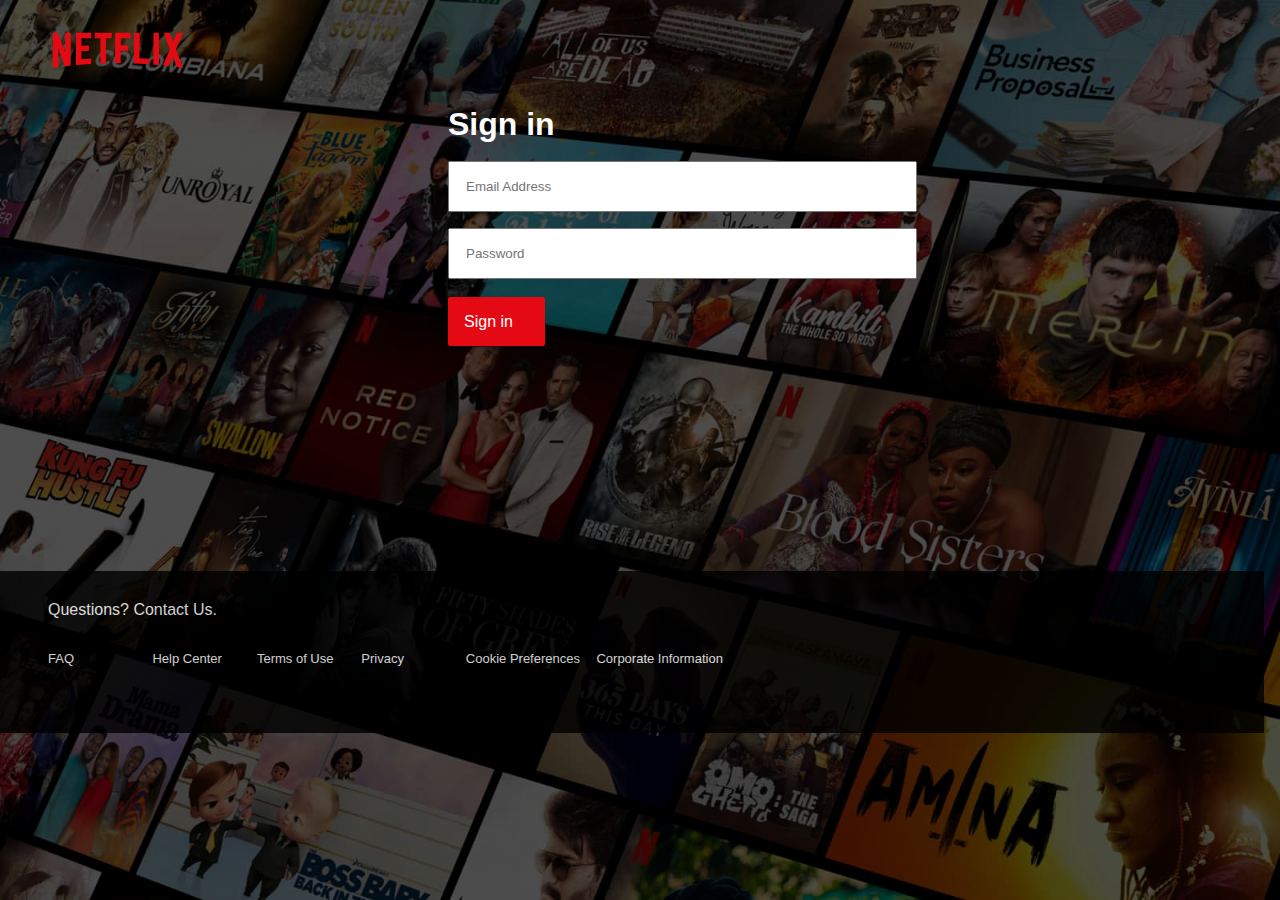
<file: signin.html>
<!DOCTYPE html>
<html lang="en">
<head>
    <meta charset="UTF-8">
    <meta http-equiv="X-UA-Compatible" content="IE=edge">
    <meta name="viewport" content="width=device-width, initial-scale=1.0">
    <title>Sign in</title>
    <link rel="stylesheet" href="signin.css">
</head>
<body>
    <header class="showcase">
        <div class="showcase-top">
            <a href="index.html"><img src="images/netflix1.png" alt="" /></a>
           
        </div>
        <div class="showcase-content-text">
            <h1> Sign in</h1>
            <br>
            <div class="register"><input class="email" type="email" name="Email Address" placeholder="Email Address">
                
                <div class="password"><input class="password" type="password" name="Password" placeholder="Password"></div>
                
                <br>
                <a href="#" class="btn btn-xl"
                > Sign in <i class="fas fa-chevron-right btn-icon"></i
              ></a>
            
                    </div>
                    <div class="site-footer-wrapper centered">
                        <div class="site-footer">
                            <a href=""><p class="footer-top">Questions? Contact Us.</p></a>
                            <ul class="footer-links structural">
                                <li class="footer-link-item"><a class="footer-link" href="">FAQ</a></li>
                                <li class="footer-link-item"><a class="footer-link" href="">Help Center</a></li>
                                <li class="footer-link-item"><a class="footer-link" href="">Terms of Use</a></li>
                                <li class="footer-link-item"><a class="footer-link" href="">Privacy</a></li>
                                <li class="footer-link-item"><a class="footer-link" href="">Cookie Preferences</a></li>
                                <li class="footer-link-item"><a class="footer-link" href="">Corporate Information</a></li>
                            </ul>
                        </div>

    
</body>
</html>
</file>
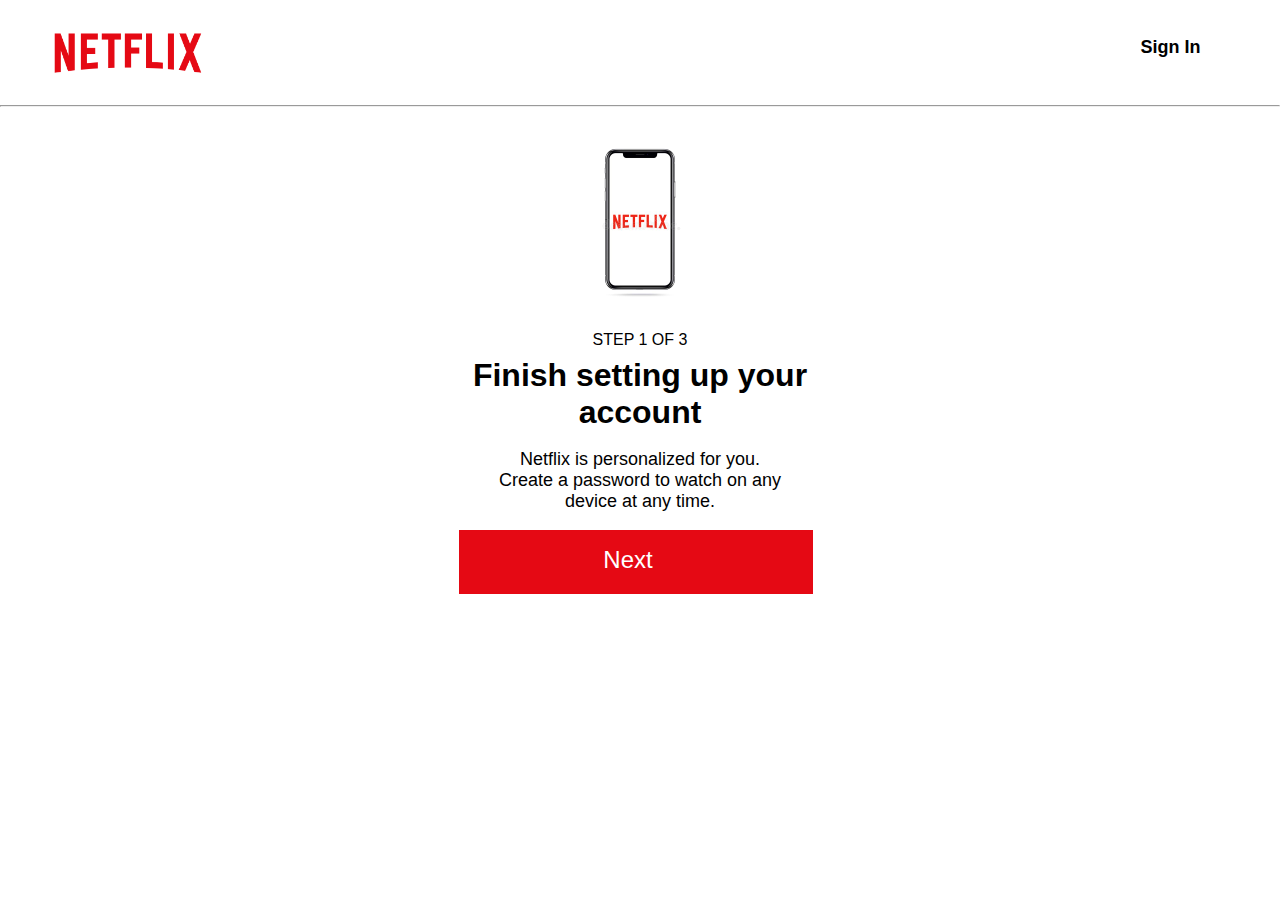
<file: signup.html>
<!DOCTYPE html>
<html lang="en">
  <head>
    <meta charset="UTF-8" />
    <meta http-equiv="X-UA-Compatible" content="IE=edge" />
    <meta name="viewport" content="width=device-width, initial-scale=1.0" />
    <link rel="stylesheet" href="signup.css" />
    <title>sign up</title>
  </head>
  <body>
    <header class="showcase-signup">
        <div class="showcase-top-signup">

         <img src="images/netflix1.png" alt="" />

        
            

            <a href="signin.html" class="btn btn-rounded">Sign In</a>
            <hr class="hr1">
        </div>
        
        <div class="showcase-content-signup">
          <img src="images/task-140411208.jpg" alt="">
          
          <p>STEP 1 OF 3</p>
            <h1>Finish setting up your <br> account</h1>
            <br>
    <h2>Netflix is personalized for you. <br> Create a password to watch on any <br> device at any time.</h2>
    <br>
  
    
    
            <a href="signup2.html" class="btn btn-xl"
    > Next <i class="fas fa-chevron-right btn-icon"></i
  ></a></div> 
      </div>
    </div>
            </div>
  
  </body>
</html>
</file>
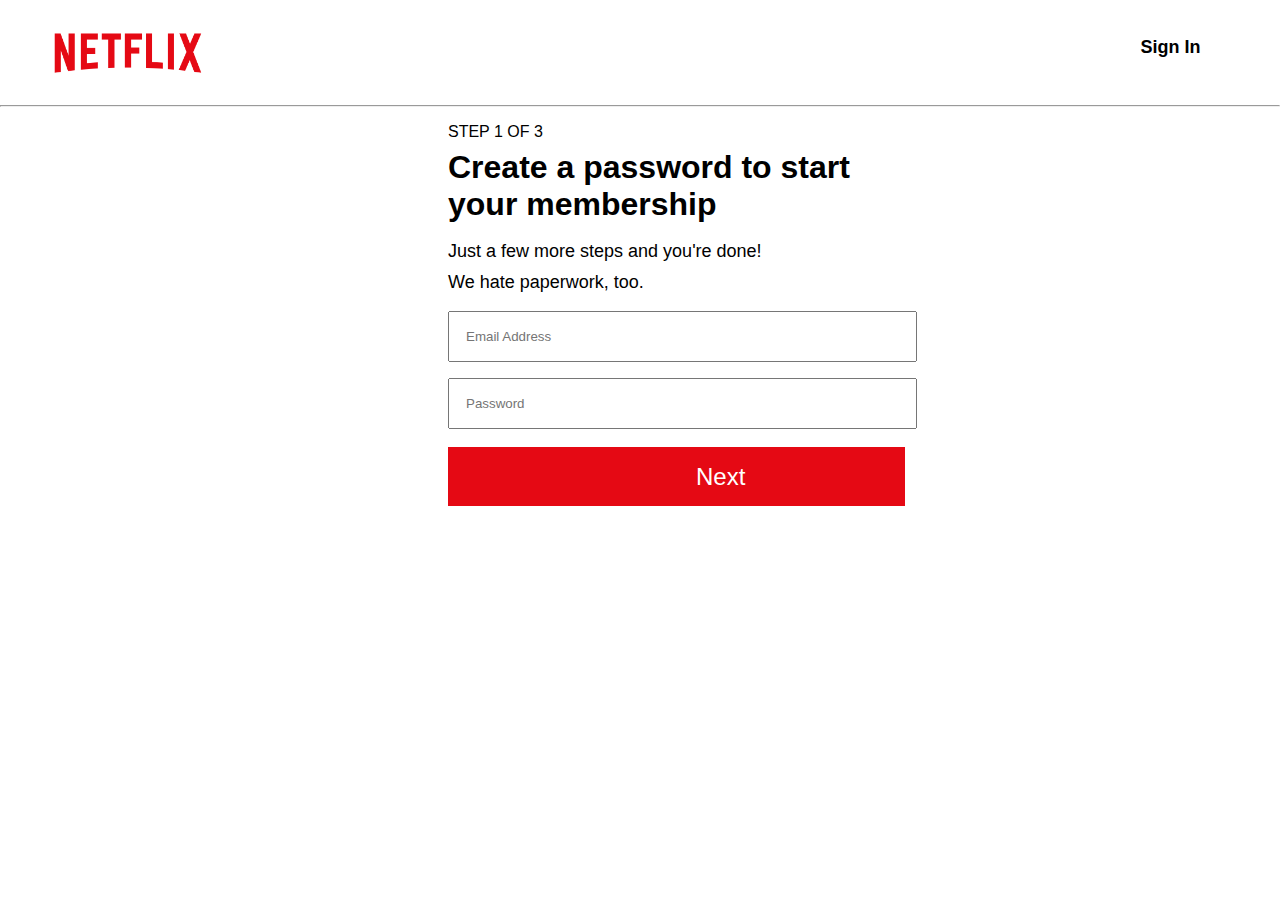
<file: signup2.html>
<!DOCTYPE html>
<html lang="en">
<head>
    <meta charset="UTF-8">
    <meta http-equiv="X-UA-Compatible" content="IE=edge">
    <meta name="viewport" content="width=device-width, initial-scale=1.0">
    <title>Document</title>
    <link rel="stylesheet" href="signup2.css">
</head>
<body>
    <header class="showcase-signup">
        <div class="showcase-top-signup">
         <img src="images/netflix1.png" alt="" />

        
            

            <a href="signin.html" class="btn btn-rounded">Sign In</a>
            <hr class="hr1">
        </div>
        
        <div class="showcase-content-signup">
          
          
         <p>STEP 1 OF 3</p>
            <h1>Create a password to start <br> your membership</h1>
            <br>
    <h2>Just a few more steps and you're done!</h2>
    <h2 class="mini-text">We hate paperwork, too.</h2>
    <br>
    <div class="register"><input class="email" type="email" name="Email Address" placeholder="Email Address">
    <div class="password"><input class="password" type="password" name="Password" placeholder="Password"></div>
    <br>
    
            <a href="signup2.html" class="btn btn-xl"
    > Next <i class="fas fa-chevron-right btn-icon"></i
  ></a></div> 
      </div>
    </div>
            </div>

            
</body>
</html>
</file>
<file: signin.css>
:root {
	--primary-color: #e50914;
	--dark-color: #141414;
	--light-color: #f4f4f4;
}

* {
	box-sizing: border-box;
	margin: 0;
	padding: 0;
}

body {
font-family: Arial, Helvetica, sans-serif;
	-webkit-font-smoothing: antialiased;
	background: #000;
	color: white;
	min-height: 100vh;
	width: 100vw;
	overflow-x: hidden;
}

ul {
	list-style: none;
}

h1,
h2,
h3,
h4 {
	color: #fff;
}

a {
	color: #fff;
	text-decoration: none;
}

p {
	margin: 0.5rem 0;
}

img {
	width: 100%;
}

.showcase {
	width: 100%;
	height: 100vh;
	position: relative;
	background: url('images/NG-en-20220523-popsignuptwoweeks-perspective_alpha_website_medium.jpg') no-repeat center center/cover;
}

.showcase::after {
	content: '';
	position: absolute;
	top: 0;
	left: 0;
	width: 100%;
	height: 100%;
	z-index: 1;
	background: rgba(0, 0, 0, 0.6);
	
}


.showcase-top {
	position: relative;
	z-index: 2;
	height: 90px;
}

.showcase-top img {
	width: 160px;
    position: relative;
	top: 3%;
	left: 3%;
    transform: translate(-50);
z-index: 2;
}

.showcase-content-text{
    position: relative;
    left: 28rem;
    margin-top: 1rem;
    z-index: 2;

	

}

.showcase-content h1{
	font-weight: 700;
	font-size: 3.125rem;
}

.email{
	
	padding:1rem 1rem;
	padding-right: 17rem;
	
}

.password{
	position: relative;
	padding:1rem 1rem;
	padding-right: 17rem;
    right: 0.5rem;
	
}

.site-footer-wrapper{
    min-width: 190px;
    padding-bottom: 20px;
    margin-top: 15rem;
    font-size: 1em;
   position: relative;
    background-color: #000;
    opacity: 0.8;
	right: 29rem;
}

.site-footer{
    color: #757575;
    background-color: #000;
    padding: 30px 0px;
    margin: 0 auto;
    width: 90%;
}

.footer-top{
    padding: 0;
    margin: 0 0 30px;
}
.footer-top:hover{
    text-decoration: underline;
}

ul.structural{
    margin: 0;
    padding: 0;
    display: inline-block;
}

ul.structural{
    list-style: none;
    margin-left: 0;
}


.footer-link{
    max-width: 1000px;
    font-size: 13px;
    box-sizing: border-box;
}

.footer-link-item{
    box-sizing: border-box;
    padding: 0;
    margin-bottom: 16px;
    display: inline-block;
    min-width: 100px;
    padding-right: 12px;
    vertical-align: top;
}

/* Buttons */
.btn {
	display: inline;
	background: var(--primary-color);
	color: #fff;
	padding: 0.4rem 1.3rem;
	font-size: 1rem;
	text-align: center;
	border: none;
	cursor: pointer;
	margin-right: 0.5rem;
	transition: opacity 0.2s ease-in;
	outline: none;
	box-shadow: 0 1px 0 rgba(0, 0, 0, 0.45);
	border-radius: 2px;
}

.btn:hover {
	opacity: 0.9;
}

.btn-rounded {
	border-radius: 5px;
}

.btn-xl {
	font-size: 1rem;
	padding: 1rem 1rem;
	
}

.btn-lg {
	font-size: 1rem;
	padding: 0.8rem 1.3rem;
	text-transform: uppercase;
}

.btn-icon {
	margin-left: 1rem;
}
</file>
<file: signup.css>
:root {
	--primary-color: #e50914;
	--dark-color: #141414;
	--light-color: #f4f4f4;
}

* {
	box-sizing: border-box;
	margin: 0;
	padding: 0;
}

body {
font-family: Arial, Helvetica, sans-serif;
	-webkit-font-smoothing: antialiased;
	background: white;
	color: white;
	min-height: 100vh;
	width: 100vw;
	overflow-x: hidden;
}

ul {
	list-style: none;
}

h1,
h2,
h3,
h4 {
	color: rgb(0, 0, 0);
}

a {
	color: rgb(0, 0, 0);
	text-decoration: none;
}

p {
	color: #000;
	margin: 0.5rem 0;
}

img {
	width: 100%;
}


.showcase-signup{
    position: relative;
	z-index: 2;
	height: 80px;
}

.showcase-top-signup img {
	width: 180px;
line-height: 75px;
    position: relative;
	top: 3%;
	left: 3%;
    transform: translate(-50);

}

.showcase-top-signup a {
	position: absolute;
    line-height: 75px;
	top: 60%;
	right: 0;
    transform: translate(-50%, -50%);
    font-weight: 700;
    font-size: 18px;
} 


.showcase-content-signup{
    position: relative;
	margin: auto;
	display: flex;
	flex-direction: column;
	justify-content: center;
	align-items: center;
	text-align: center;
	margin-top: 1rem;
}

.showcase-content-signup img{
	width: 200px;
	
} 

.showcase-content-signup h1{
	font-size: 32px;
	font-weight: 700;
}

.showcase-content-signup h2{
	font-weight: 400;
	font-size: 18px;
}

.footer-container{
	background-color: rgb(230, 228, 228);
    padding-bottom: 4rem;
}
.footer{
	height: 10vh;
	background-color: rgb(230, 228, 228);
	display: flex;
	flex-wrap: wrap;
	margin-top: 10rem;
}
.footer1{
	flex-direction: row;
	display: flex;
}




/* Buttons */
.btn {
	display: inline;
	
	color: #fff;
	padding: 0.4rem 1.3rem;
	font-size: 1rem;
	text-align: center;
	border: none;
	cursor: pointer;
	margin-right: 0.5rem;
	transition: opacity 0.2s ease-in;

}

.btn:hover {
	opacity: 0.9;
}

.btn-rounded {
	border-radius: 5px;
    color: #000;
}

.btn-xl {
	font-size: 1rem;
	padding: 1rem 9rem;
    background: var(--primary-color);
	min-height: 64px;
    font-weight: 500;
    font-size: 24px;
	
}

.btn-lg {
	font-size: 1rem;
	padding: 0.8rem 1.3rem;
	text-transform: uppercase;
}

.btn-icon {
	margin-left: 1rem;
}
</file>
<file: signup2.css>
:root {
	--primary-color: #e50914;
	--dark-color: #141414;
	--light-color: #f4f4f4;
}

* {
	box-sizing: border-box;
	margin: 0;
	padding: 0;
}

body {
font-family: Arial, Helvetica, sans-serif;
	-webkit-font-smoothing: antialiased;
	background: white;
	color: white;
	min-height: 100vh;
	width: 100vw;
	overflow-x: hidden;
}

ul {
	list-style: none;
}

h1,
h2,
h3,
h4 {
	color: rgb(0, 0, 0);
}

a {
	color: rgb(0, 0, 0);
	text-decoration: none;
}

p {
	color: #000;
	margin: 0.5rem 0;
}

img {
	width: 100%;
}


.showcase-signup{
    position: relative;
	z-index: 2;
	height: 80px;
}

.showcase-top-signup img {
	width: 180px;
line-height: 75px;
    position: relative;
	top: 3%;
	left: 3%;
    transform: translate(-50);

}

.showcase-top-signup a {
	position: absolute;
    line-height: 75px;
	top: 60%;
	right: 0;
    transform: translate(-50%, -50%);
    font-weight: 700;
    font-size: 18px;
} 


.showcase-content-signup{
    position: relative;
    left: 28rem;
    margin-top: 1rem;
    
}

.showcase-content-signup img{
	width: 200px;
	
} 

.showcase-content-signup h1{
	font-size: 32px;
	font-weight: 700;

}

.showcase-content-signup h2{
	font-weight: 400;
	font-size: 18px;

}

.mini-text{
    margin-top: 10px;
}
.email{
	
	padding:1rem 1rem;
	padding-right: 17rem;
	
}

.password{
	position: relative;
	padding:1rem 1rem;
	padding-right: 17rem;
    right: 0.5rem;
	
}


.footer-container{
	background-color: rgb(230, 228, 228);
    padding-bottom: 4rem;
}
.footer{
	height: 10vh;
	background-color: rgb(230, 228, 228);
	display: flex;
	flex-wrap: wrap;
	margin-top: 10rem;
}
.footer1{
	flex-direction: row;
	display: flex;
}






/* Buttons */
.btn {
	display: inline;
	
	color: #fff;
	padding: 0.4rem 1.3rem;
	font-size: 1rem;
	text-align: center;
	border: none;
	cursor: pointer;
	margin-right: 0.5rem;
	transition: opacity 0.2s ease-in;

}

.btn:hover {
	opacity: 0.9;
}

.btn-rounded {
	border-radius: 5px;
    color: #000;
}

.btn-xl {
	font-size: 1rem;
	padding: 1rem 9rem;
    background: var(--primary-color);
	min-height: 64px;
    font-weight: 500;
    font-size: 24px;
	text-align: center;
	padding-left: 15.5rem;
    
	
}

.btn-lg {
	font-size: 1rem;
	padding: 0.8rem 1.3rem;
	text-transform: uppercase;
}

.btn-icon {
	margin-left: 1rem;
}
</file>
